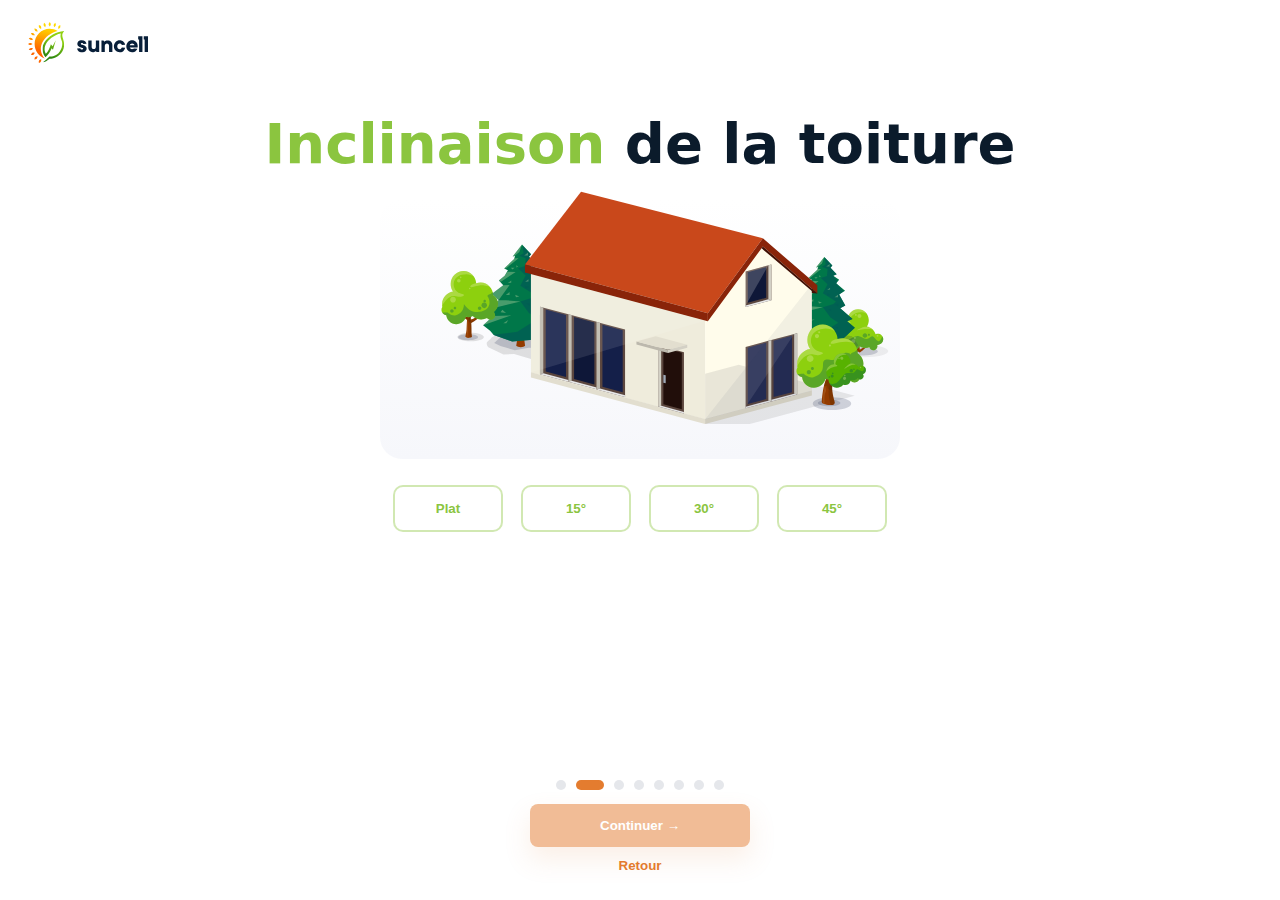
<file: index.html>
<!DOCTYPE html>
<html lang="fr">

<head>
    <meta charset="UTF-8" />
    <!-- Responsive -->
    <meta name="viewport" content="width=device-width, initial-scale=1.0" />
    <!-- Title -->
    <title>Suncell – Simulateur photovoltaïque</title>
    <!-- Meta (optional but recommended) -->
    <meta name="description"
        content="Simulateur photovoltaïque Suncell : estimez votre installation solaire, vos économies et vos gains en quelques étapes." />
    <!-- Favicon (adjust paths if needed) -->
    <link rel="icon" type="image/svg+xml" href="/favicon.svg" />
    <!-- or -->
    <!-- <link rel="icon" type="image/png" href="/favicon.png" /> -->
  <script type="module" crossorigin src="/assets/index-D4VTqOm_.js"></script>
  <link rel="stylesheet" crossorigin href="/assets/index-CF4sJggb.css">
</head>

<body>
    <!-- React root -->
    <div id="root"></div>
    <!-- Vite entry -->
</body>

</html>
</file>
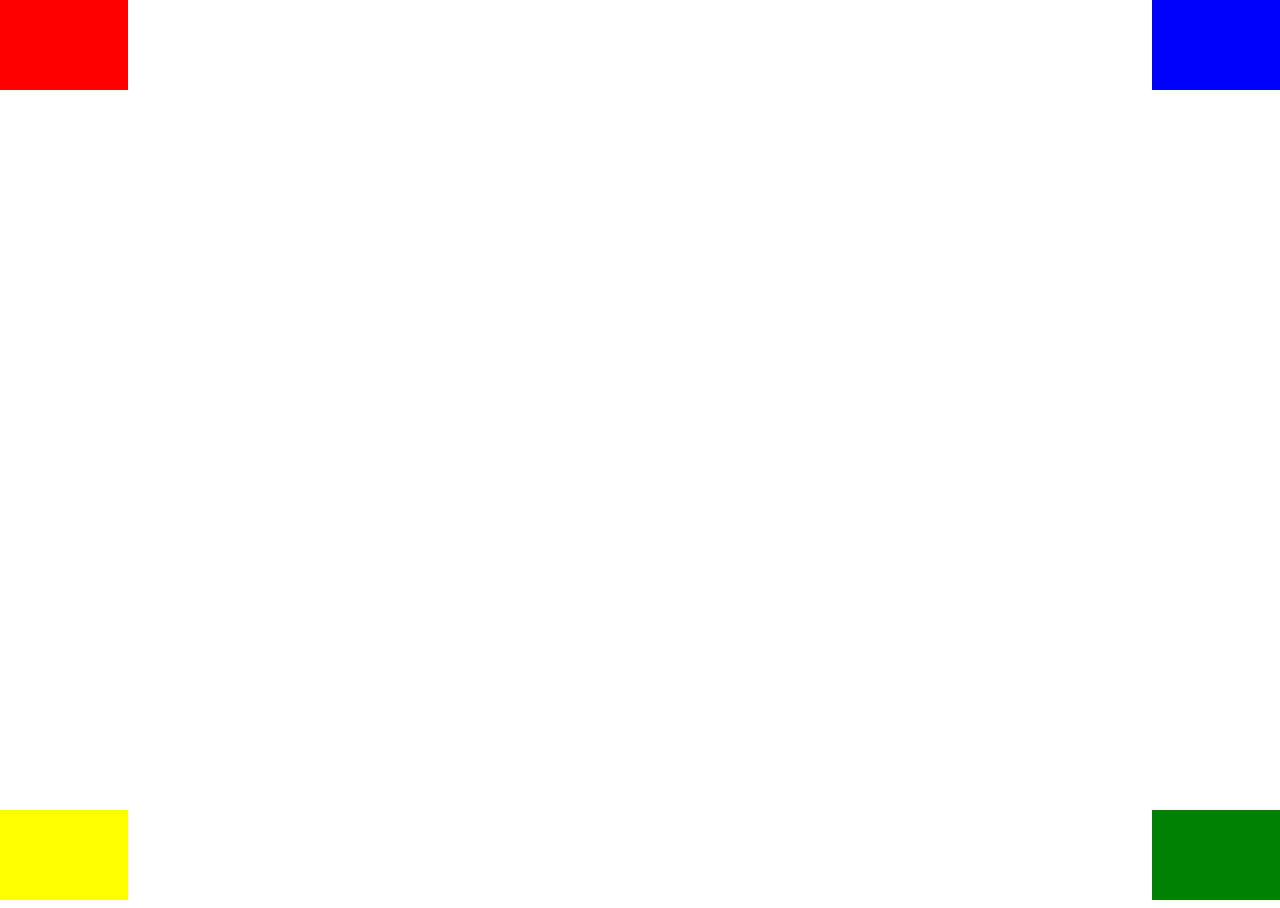
<file: web/index.html>
<!DOCTYPE html>
<html class="no-js" lang="">

<head>
    <meta charset="utf-8" />
    <title>FlowR Samsung Web</title>
    <meta name="description" content="" />
    <meta name="viewport" content="width=device-width,initial-scale=1" />
    <!-- Place favicon.ico and apple-touch-icon.png in the root directory -->
    <style>
        html {
            position: absolute;
            left: 0;
            top: 0;
            width: 100%;
            height: 100%;
        }

        body {
            width: 100%;
            height: 100%;
        }

        #logs {
            position: absolute;
            z-index: 10;
            bottom: 5%;
            left: 10%;
            color: white;
            font-size: 1.5em;
        }
    </style>
</head>

<body>
    <div id="logs">
        <p>Taktik - Tizen - Sample App</p>
    </div>
    <div style="position: absolute; top: 0; left: 0; width: 10%; height: 10%; background-color: red"></div>
    <div style="position: absolute; top: 0; right: 0; width: 10%; height: 10%; background-color: blue"></div>
    <div style="
				position: absolute;
				bottom: 0;
				left: 0;
				width: 10%;
				height: 10%;
				background-color: yellow;
			"></div>
    <div style="
				position: absolute;
				bottom: 0;
				right: 0;
				width: 10%;
				height: 10%;
				background-color: green;
			"></div>
    <script src="main.js"></script>
</body>

</html>
</file>
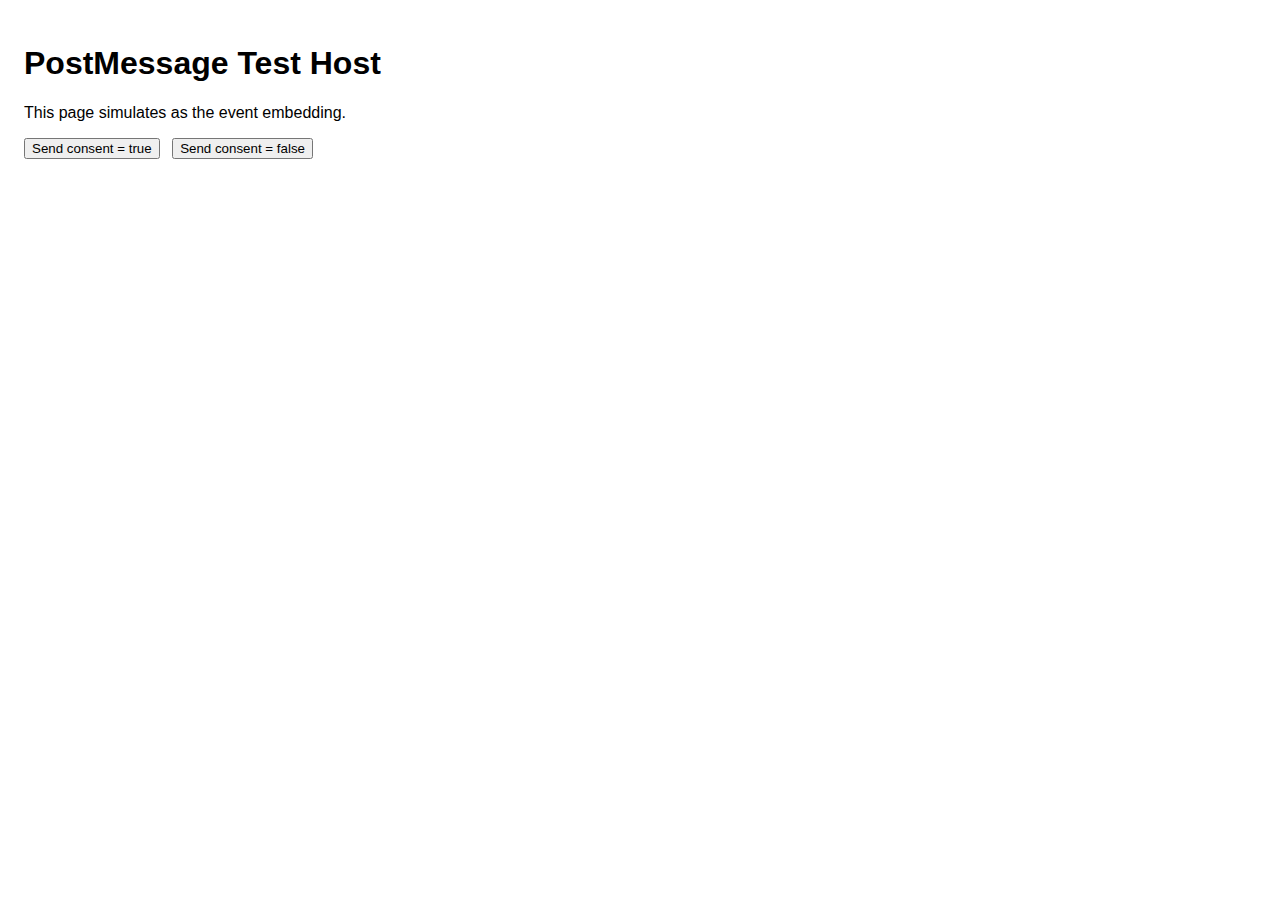
<file: embed.html>
<!DOCTYPE html>
<html lang="en">

<head>
    <meta charset="UTF-8">
    <title>Cookie Consent PostMessage Test</title>
    <style>
        body {
            font-family: sans-serif;
            padding: 1rem;
        }

        iframe {
            width: 100%;
            height: 400px;
            border: 1px solid #ccc;
        }

        button {
            margin-right: 0.5rem;
        }
    </style>
</head>

<body>
    <h1>PostMessage Test Host</h1>
    <p>This page simulates as the event embedding.</p>
    <div>
        <button onclick="sendConsent(true)">Send consent = true</button>
        <button onclick="sendConsent(false)">Send consent = false</button>
    </div>
    <div style="height:0;padding-bottom:56.250%;position:relative;"><iframe
            src="https://studio.flowr.dev/portal/event/embed/en/27836" width="100%" height="100%"
            style="border:0;left:0;position:absolute;top:0;" frameborder="0" scrolling="yes" allowfullscreen></iframe>
    </div>
    <script>
        const iframe = document.getElementById("test-iframe");

        function sendConsent(value) {
            const payload = {
                type: "cookie-consent",
                key: "cookieConsentAccepted",
                value,
                sentAt: new Date().toISOString()
            };

            // Change the origin below to match what your iframe expects
            const targetOrigin = window.location.origin;

            console.log("Posting message to iframe:", payload, "origin:", targetOrigin);
            iframe.contentWindow.postMessage(payload, targetOrigin);
        }

        // Simulate initial dispatch and retry
        window.addEventListener("load", () => {
            sendConsent(true);
            setTimeout(() => sendConsent(true), 2000);
        });
    </script>
</body>

</html>
</file>
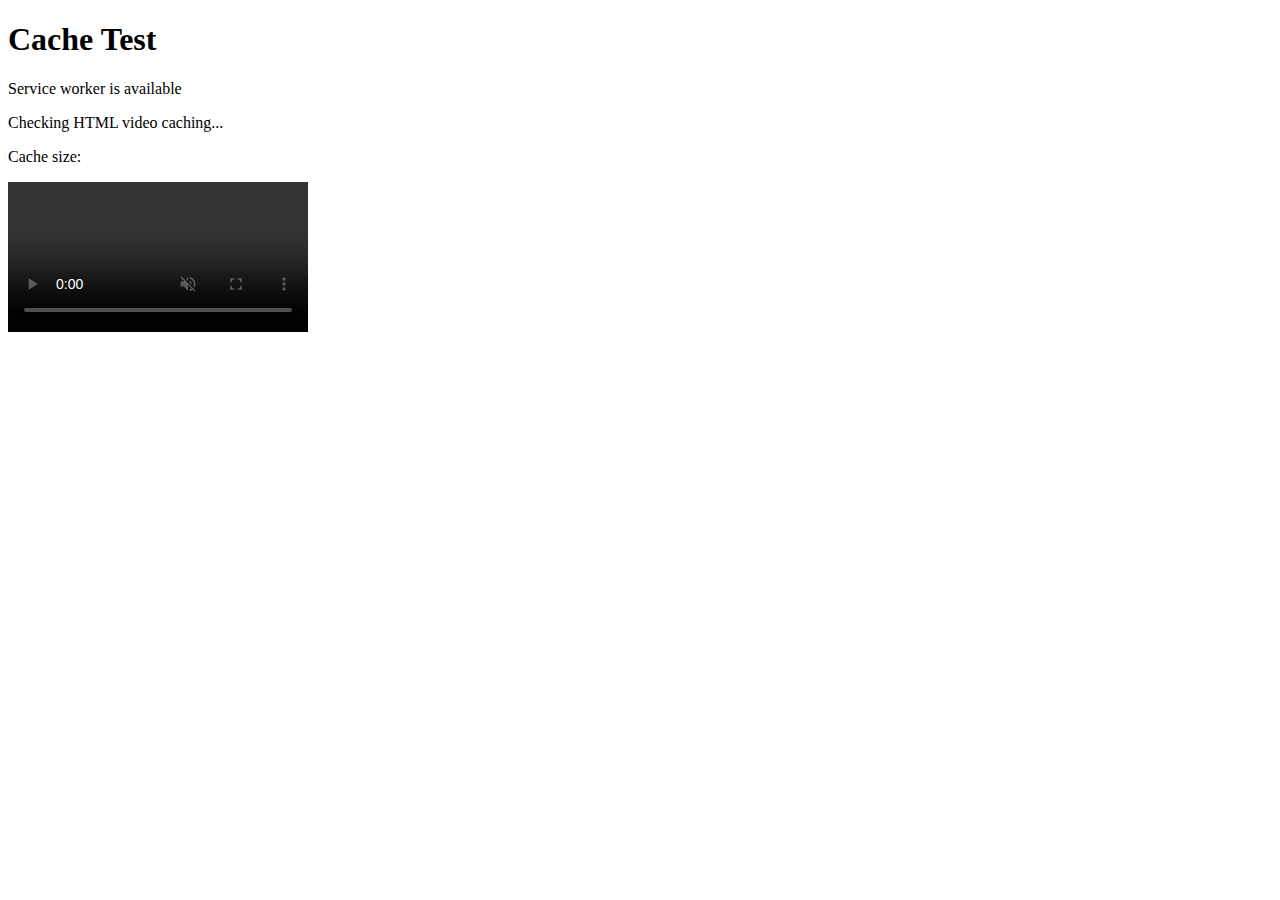
<file: index-old2.html>
<!DOCTYPE html>
<html lang="en">

<head>
    <meta charset="UTF-8">
    <meta name="viewport" content="width=device-width, initial-scale=1.0">
    <title>Cache Test</title>
</head>

<body>
    <h1>Cache Test</h1>
    <p id="service-worker-status">Checking service worker availability...</p>
    <p id="cache-status">Checking HTML video caching...</p>
    <p id="cache-size">Cache size: <span id="cache-size-value"></span></p>
    <video id="video-element" autoplay="true"
    muted="muted" controls></video>
    <script>
        if ('serviceWorker' in navigator) {
            navigator.serviceWorker.register('service-worker.js')
                .then(function (registration) {
                    document.getElementById('service-worker-status').textContent = 'Service worker is available';
                })
                .catch(function (error) {
                    document.getElementById('service-worker-status').textContent = 'Service worker registration failed: ' + error;
                });
        } else {
            document.getElementById('service-worker-status').textContent = 'Service worker is not supported';
        }

        if ('caches' in window) {
            setInterval(() => {
                caches.has('video-chunks').then(function (hasCache) {
                    if (hasCache) {
                        document.getElementById('cache-status').textContent = 'HTML video caching is available';
                        caches.open('video-chunks').then(function (cache) {
                            cache.keys().then(function (requests) {
                                let totalSize = 0;
                                requests.forEach(function (request) {
                                    console.log(request.url, request.headers.get('Content-Length') || 0);
                                    totalSize += request.headers.get('Content-Length') || 0;
                                });
                                document.getElementById('cache-size-value').textContent = totalSize + ' bytes';
                            });
                        });
                    } else {
                        document.getElementById('cache-status').textContent = 'HTML video caching is not available';
                    }
                });
            }, 5000);

        } else {
            document.getElementById('cache-status').textContent = 'Caching is not supported';
        }


        // Function to fetch video data by chunk, cache it, and set it to the video element
        async function fetchCacheAndPlayVideoByChunk() {
            const videoUrl = 'https://commondatastorage.googleapis.com/gtv-videos-bucket/sample/BigBuckBunny.mp4'; // Replace with your video file URL
            const chunkSizeMB = 5; // Chunk size in megabytes
            const chunkSizeBytes = chunkSizeMB * 1024 * 1024; // Convert MB to bytes
            const cacheName = 'video-chunks';

            // Fetch the headers of the video file to get the file size
            const headResponse = await fetch(videoUrl, { method: 'HEAD' });
            const contentLength = headResponse.headers.get('Content-Length');

            if (!contentLength) {
                console.error('Content-Length header not found in response');
                return;
            }

            const fileSize = parseInt(contentLength, 10);
            let offset = 0;

            // Create a single MediaSource object
            const mediaSource = new MediaSource();
            const videoElement = document.getElementById('video-element');
            //videoElement.src = URL.createObjectURL(mediaSource);

            
            //const registration = await navigator.serviceWorker.register('/service-worker.js');
            const cache = await caches.open(cacheName);
            console.log('Cache opened');
            mediaSource.addEventListener('sourceopen', async () => {
                console.log('Media source opened');
                const sourceBuffer = mediaSource.addSourceBuffer('video/mp4; codecs="avc1.64001f"'); // Adjust codecs as per your video
                
                while (offset < fileSize) {
                    const rangeEnd = Math.min(offset + chunkSizeBytes - 1, fileSize - 1);
                    const range = `bytes=${offset}-${rangeEnd}`;
                    const cacheKey = `${cacheName}-${offset}-${rangeEnd}`;

                    // Check if chunk is already cached
                    const cachedResponse = await cache.match(cacheKey);
                    if (cachedResponse) {
                        // If cached, use the cached response
                        const arrayBuffer = await cachedResponse.arrayBuffer();
                        try {
                            sourceBuffer.appendBuffer(arrayBuffer);
                        } catch (error) {
                            console.error('Error appending buffer:', error.message);
                            return;
                        }
                    } else {
                        // If not cached, fetch the chunk
                        const chunkRequest = new Request(videoUrl, {
                            method: 'GET',
                            headers: {
                                Range: range
                            }
                        });

                        try {
                            const response = await fetch(chunkRequest);
                            if (!response.ok) {
                                console.error('Error fetching video chunk:', response.statusText);
                                return;
                            }

                            // Clone the response and remove the 206 status code
                            const clonedResponse = new Response(response.body, {
                                status: response.status === 206 ? 200 : response.status,
                                statusText: response.statusText,
                               // headers: response.headers
                            });

                            // Cache the chunk
                            await cache.put(cacheKey, clonedResponse);

                            // Append the chunk to the media source
                            const arrayBuffer = await clonedResponse.arrayBuffer();
                            try {
                                sourceBuffer.appendBuffer(arrayBuffer);
                                console.log('Appended chunk:', cacheKey);
                            } catch (error) {
                                console.error('Error appending buffer:', error.message);
                                return;
                            }
                        } catch (error) {
                            console.error('Fetch error:', error.message);
                            return;
                        }
                    }

                    // Update offset for the next chunk
                    offset += chunkSizeBytes;
                }
            });
            videoElement.src = URL.createObjectURL(mediaSource);
        }

        // Call the function to start fetching, caching, and playing video by chunk
        fetchCacheAndPlayVideoByChunk();
    </script>
</body>

</html>
</file>
<file: assets/index-CF4sJggb.css>
:root{--bg: #ffffff;--text: #0b1b2b;--muted: #6b7280;--accent: #8bc53f;--primary: #e47c2f;--navy: #081b33;--card: #f7f7f8;--radius: 14px}*{box-sizing:border-box}html,body{height:100%}body{margin:0;font-family:ui-sans-serif,system-ui,-apple-system,Segoe UI,Roboto,Arial,"Apple Color Emoji","Segoe UI Emoji";color:var(--text);background:var(--bg)}.page{min-height:100vh;display:flex;flex-direction:column}.topbar{padding:22px 28px}.brand{display:flex;align-items:center;gap:12px}.brand__logo{width:42px;height:42px;border-radius:999px;background:radial-gradient(circle at 30% 30%,#ffd27a,#ff8a00 40%,#7bd43a)}.brand__name{font-weight:800;font-size:34px;letter-spacing:.2px}.main{flex:1;padding:10px 24px 0;display:flex;flex-direction:column;align-items:center}.hero{text-align:center;margin-top:20px}.title{margin:0;font-size:56px;line-height:1.05;font-weight:900}.accent{color:var(--accent)}.subtitle{margin:14px auto 0;max-width:820px;color:var(--muted);font-size:16px}.illustration{margin:26px 0 16px;width:min(900px,92vw);display:flex;justify-content:center}.illusCard{width:520px;height:260px;border-radius:22px;background:linear-gradient(180deg,#fff,#f6f7fb);display:flex;align-items:center;justify-content:center}.house{width:260px;height:160px;border-radius:16px;background:linear-gradient(#c0512b 0,#c0512b 0) top/100% 42% no-repeat,linear-gradient(#f3f0e8 0,#f3f0e8 0) bottom/100% 62% no-repeat;transform:skew(-8deg);position:relative;box-shadow:0 20px 50px #00000014}.house:after{content:"";position:absolute;left:24px;bottom:18px;width:86px;height:64px;border-radius:10px;background:#0b2a55;opacity:.9}.house.pv:before{content:"";position:absolute;right:22px;top:22px;width:120px;height:54px;border-radius:10px;background:linear-gradient(90deg,rgba(255,255,255,.2) 1px,transparent 1px) 0 0/12px 12px,linear-gradient(rgba(255,255,255,.2) 1px,transparent 1px) 0 0/12px 12px,#0e2f62}.house.battery:after{box-shadow:120px -2px #0e2f62}.house.car:after{box-shadow:-110px 40px #d4412e}.miniNeighborhood{width:420px;height:200px;border-radius:18px;background:linear-gradient(180deg,#fff,#f3f6ff);position:relative;overflow:hidden}.miniNeighborhood:before{content:"";position:absolute;left:60px;top:96px;right:60px;height:10px;background:#e5e7eb;border-radius:99px}.miniNeighborhood:after{content:"";position:absolute;left:150px;top:50px;width:120px;height:80px;border-radius:16px;background:linear-gradient(#c0512b 0,#c0512b 0) top/100% 45% no-repeat,linear-gradient(#f3f0e8 0,#f3f0e8 0) bottom/100% 55% no-repeat;transform:skew(-10deg)}.mapMock{width:min(1100px,92vw);height:360px;border-radius:18px;background:linear-gradient(0deg,#0000000f,#0000000f),repeating-linear-gradient(45deg,#f1f5f9 0,#f1f5f9 12px,#e2e8f0 12px,#e2e8f0 24px);display:flex;align-items:center;justify-content:center;color:#0b1b2b;font-weight:700}.content{width:min(980px,92vw);display:flex;justify-content:center;padding:10px 0 24px}.choiceRow{display:flex;gap:18px;justify-content:center;flex-wrap:wrap}.choice{min-width:110px;padding:14px 18px;border-radius:10px;border:2px solid rgba(139,197,63,.4);background:#fff;color:var(--accent);font-weight:700;cursor:pointer}.choice--active{background:var(--accent);border-color:var(--accent);color:#101820}.footer{padding:10px 24px 26px;display:flex;flex-direction:column;align-items:center;gap:14px}.footerActions{display:flex;flex-direction:column;align-items:center;gap:10px}.footerActions--left{align-items:flex-start;width:min(980px,92vw)}.btn{border:0;border-radius:8px;padding:14px 20px;font-weight:800;cursor:pointer}.btn--primary{background:var(--primary);color:#fff;min-width:220px;box-shadow:0 12px 24px #e47c2f38}.btn:disabled{opacity:.5;cursor:not-allowed}.btnLink{background:none;border:0;color:var(--primary);font-weight:800;cursor:pointer;text-decoration:none}.dots{display:flex;gap:10px;align-items:center}.dot{width:10px;height:10px;border-radius:99px;background:#e5e7eb}.dot--active{background:var(--primary);width:28px}.fieldLabel{display:block;color:var(--text);font-weight:800;margin-bottom:10px}.input{width:min(980px,92vw);max-width:820px;padding:16px;border-radius:8px;border:1px solid #e5e7eb;background:#fff;font-size:18px}.center{width:100%;display:flex;flex-direction:column;align-items:center;gap:10px}.kwhInputWrap{position:relative;width:min(420px,92vw)}.input--kwh{width:100%;text-align:center;font-size:26px;font-weight:900}.kwhSuffix{position:absolute;right:14px;top:50%;transform:translateY(-50%);color:#9ca3af;font-weight:800}.card{width:min(680px,92vw);background:#fff;border:1px solid #eef2f7;border-radius:16px;padding:16px;box-shadow:0 20px 40px #0000000d}.row{display:flex;justify-content:space-between;align-items:center}.big{font-size:26px;font-weight:900}.muted{color:var(--muted);font-weight:700}.split{width:min(1100px,92vw);display:grid;grid-template-columns:1.3fr .9fr;gap:22px}@media (max-width: 980px){.split{grid-template-columns:1fr}.title{font-size:40px}}.panel{border-radius:18px;padding:22px}.panel--dark{background:linear-gradient(180deg,#061a34,#071d3c);color:#fff}.panel--light{background:#f7f7f8}.panelTitle{margin:0;font-size:22px;color:var(--accent);font-weight:900}.panelText{margin:10px 0 18px;color:#ffffffd9;font-weight:700}.leadForm{display:grid;grid-template-columns:1fr 1fr;gap:14px}.leadForm .input{width:100%;max-width:none}.leadForm .btn{grid-column:1 / -1;justify-self:center;margin-top:8px}.consent{grid-column:1 / -1;display:flex;gap:10px;align-items:flex-start;color:#ffffffe6;font-weight:700}.consent input{margin-top:3px;width:18px;height:18px;accent-color:var(--primary)}.consent a{color:var(--primary);font-weight:900;text-decoration:none}.gainGrid{display:grid;grid-template-columns:1fr 1fr;gap:14px}.gainCard{background:#fff;border-radius:16px;padding:18px;text-align:center;box-shadow:0 18px 32px #0000000f}.gainIcon{font-size:22px;margin-bottom:8px}.gainValue{font-size:22px;font-weight:900}.gainLabel{color:var(--muted);font-weight:800;margin-top:6px}.ok{color:#b7ffb1;font-weight:900;grid-column:1 / -1}.err{color:#ffb4b4;font-weight:900;grid-column:1 / -1}.gm-clear-btn{margin:10px;padding:10px 12px;border:0;border-radius:10px;font-weight:800;cursor:pointer;background:#fff;box-shadow:0 10px 20px #0000001f}
</file>
